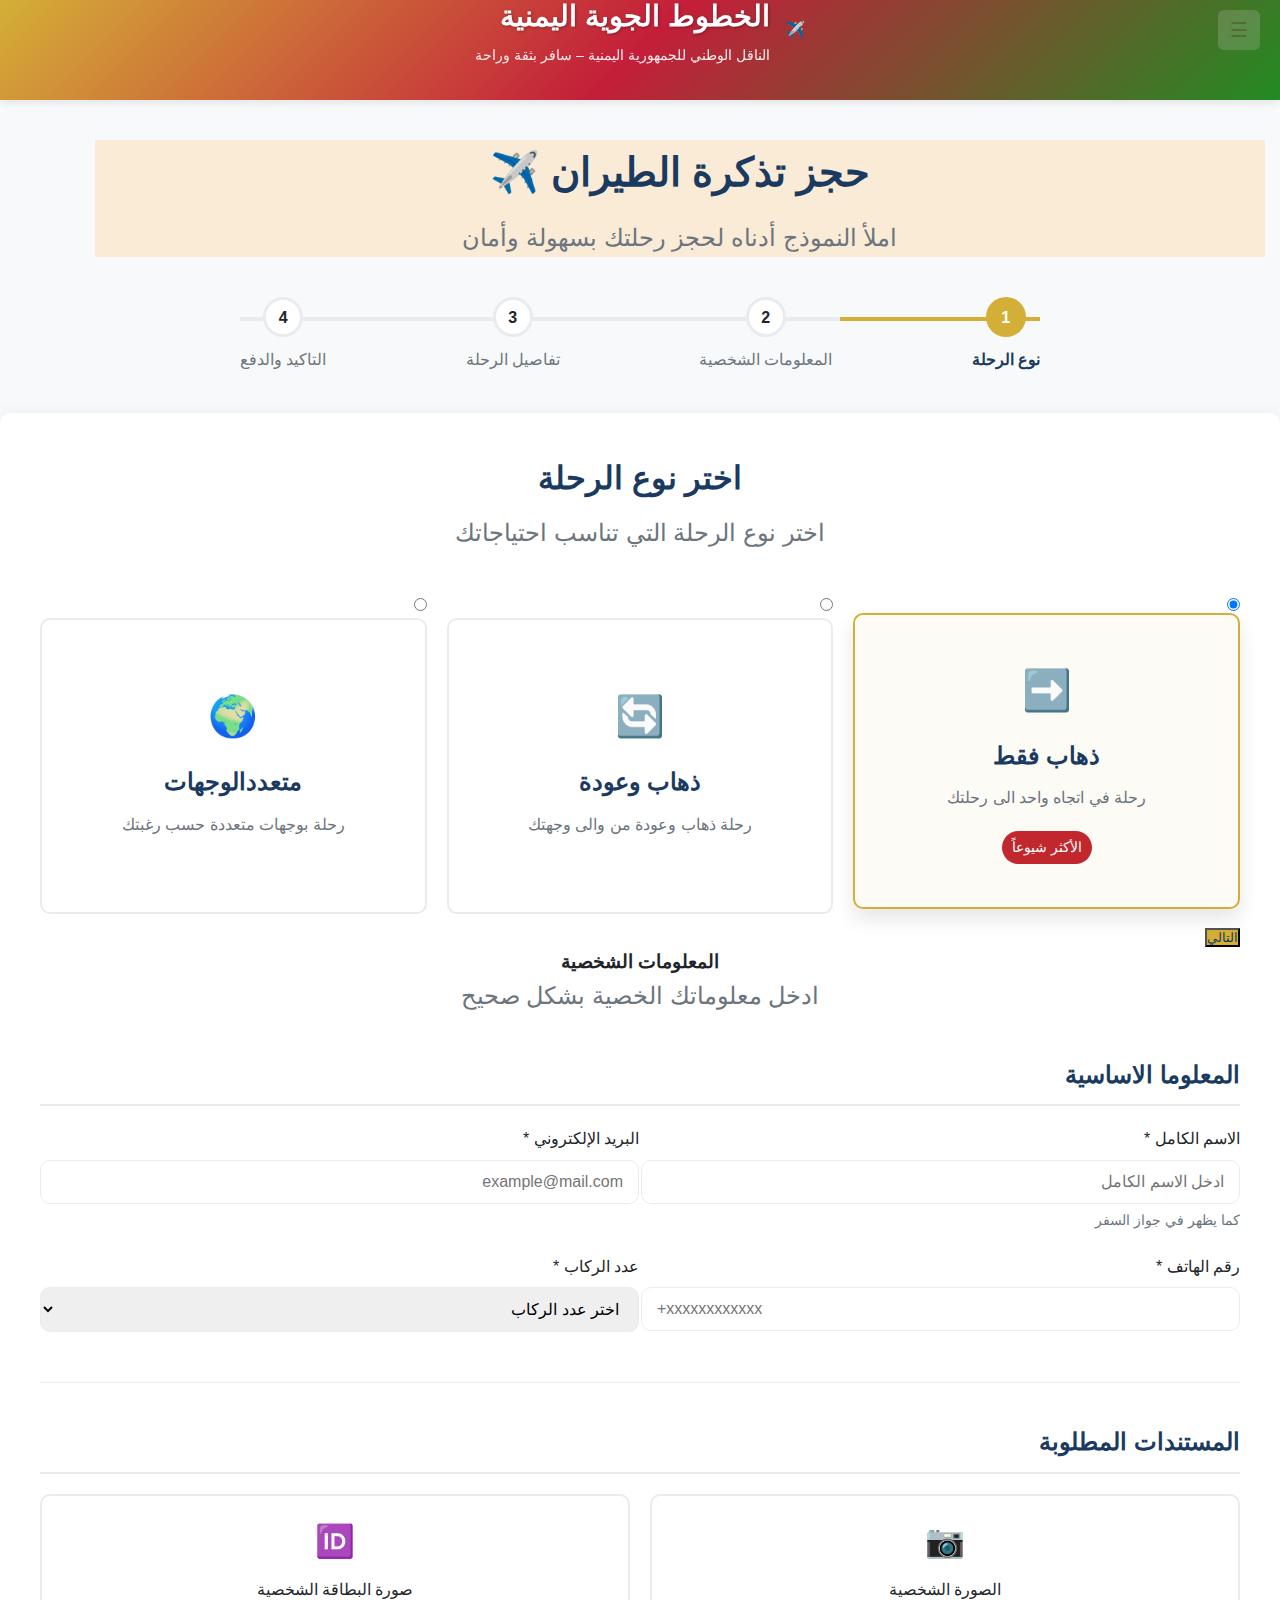
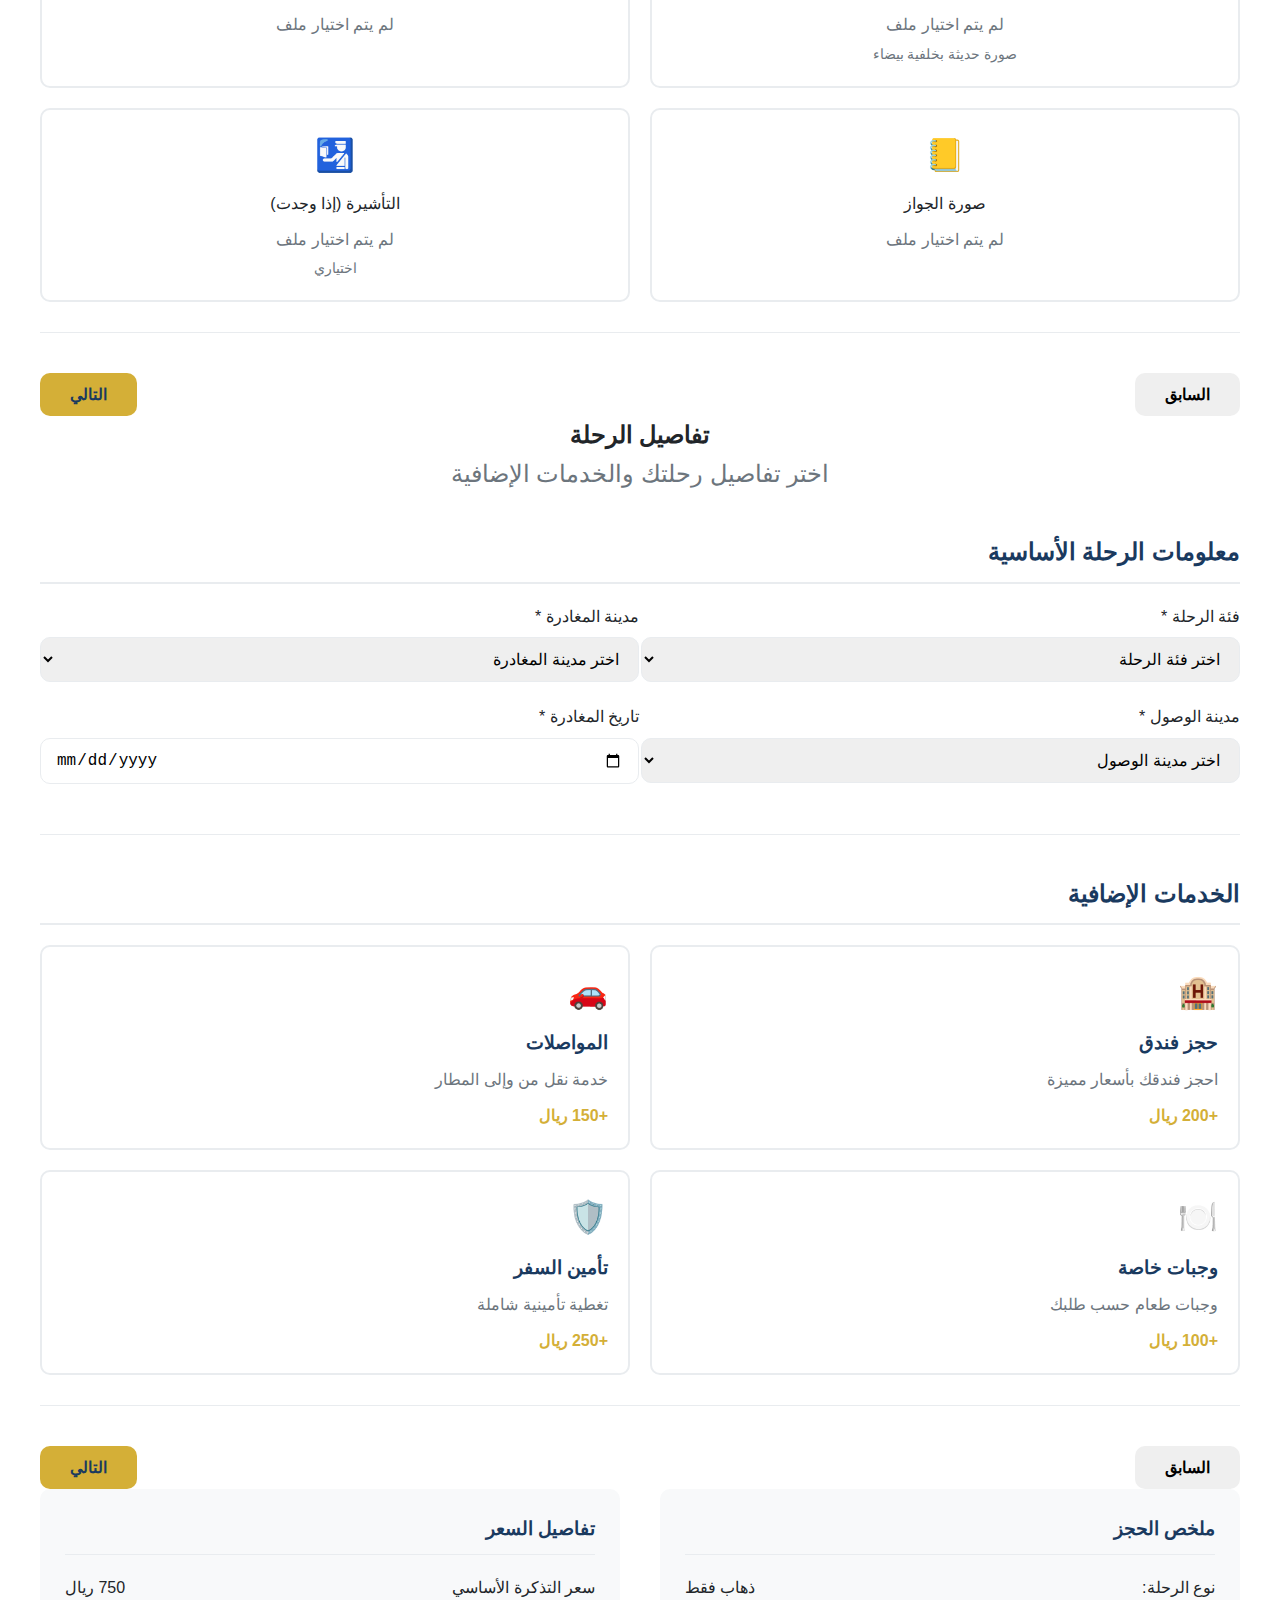
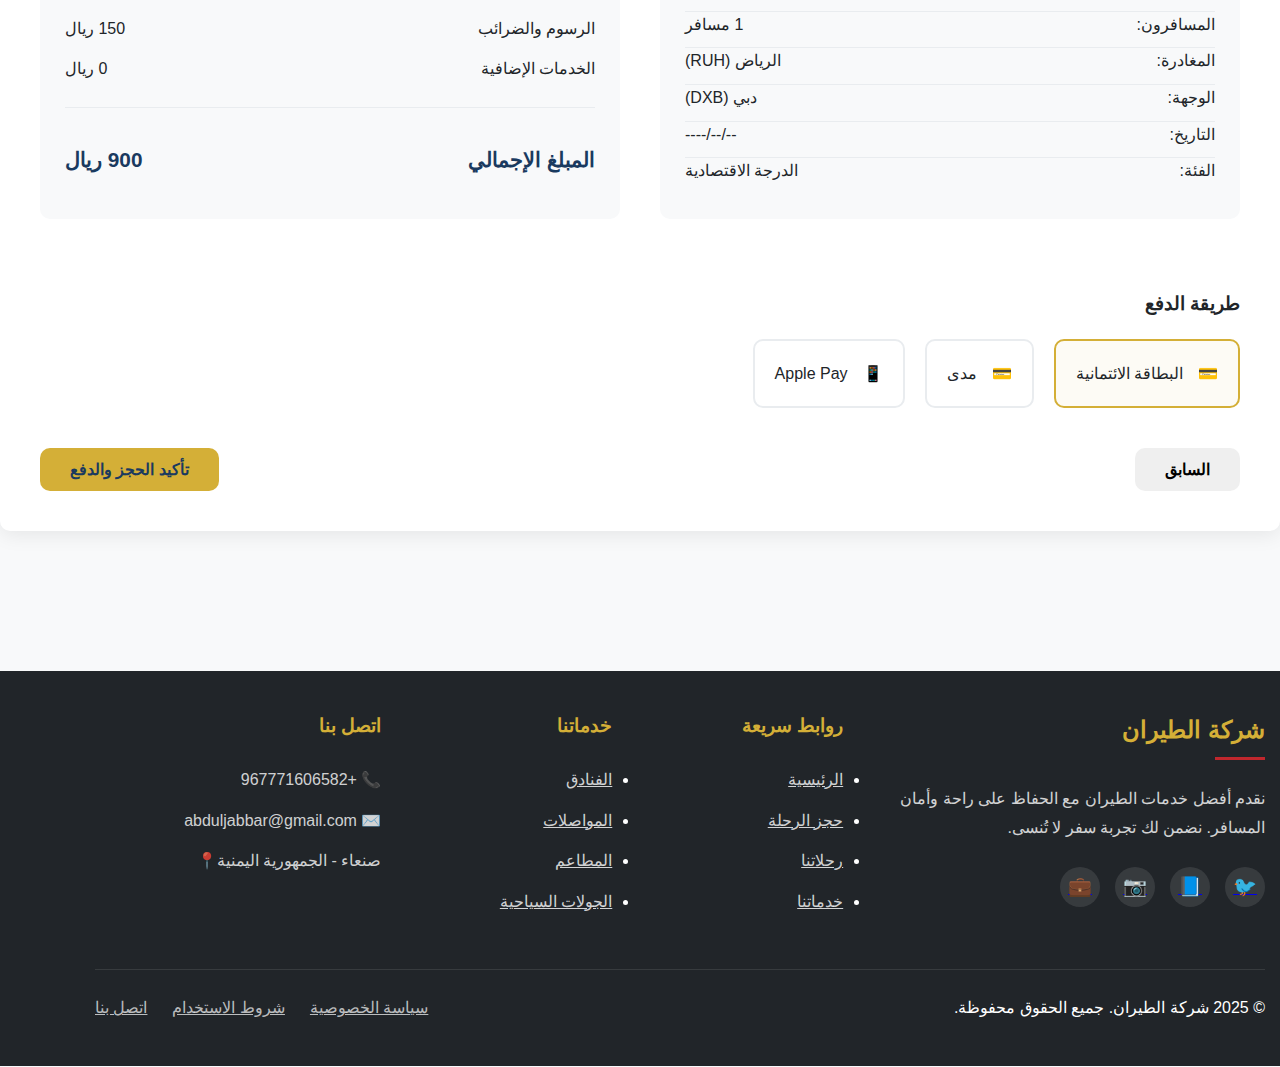
<file: booking.html>
<!DOCTYPE html>
<html lang="ar" dir="rtl">
<head>
        <meta charset="UTF-8">
        <meta name="viewport" content="width=device-width, initial-scale=1.0">
        <title>الخطوط الجوية اليمنية - سافر بثقة وراحة ✈️</title>
        <meta name="description" content="احجز رحلتك بسهولة مع شركة الطيران الأفضل في العالم.">
        <link rel="stylesheet" href="main.css">
        <link rel="stylesheet" href="booking.css">
</head>
<body>
    <header>
        <div class="head"> 
         <button class="menu"  aria-label="فتح القائمة " aria-controls="sidemenu" aria-expanded="false">☰</button>
            <div class="logo-center">
                <div class="logo">
                    <div class="logo icon">✈️</div>
                    <div class="logo-text">
                    <h1> الخطوط الجوية اليمنية</h1>
                    <p>الناقل الوطني للجمهورية اليمنية – سافر بثقة وراحة</p>
                    </div>
                </div>
            </div>
        <div class="header-balance"></div>
        </div>
    </header>  
    <!-- القائمة الجانبية -->
    <div class="side-menu" id="sideMenu" role="dialog" aria-hidden="true" aria-modal="true">
        <button class="close-btn" id="closeBtn" aria-label="إغلاق القائمة"></button>
        <ul>
            <li><a href="index.html" class="active"> الرئيسية</a></li>
            <li><a href="booking.html">حجز الرحلة</a></li>
            <li><a href="login.html">صفحة التسجيل</a></li>
            <li><a href="card.html">البطاقة</a></li>
            <li><a href="#contact"> تواصل معنا</a></li>
        </ul>
    </div>

    <main class="booking-container">
        <div class="container">
            <div class="booking-header">
                <h1 class="page-title">حجز تذكرة الطيران ✈️</h1>
                <p class="page-subtitle">املأ النموذج أدناه لحجز رحلتك بسهولة وأمان</p>
            </div>
        </div>
        <div class="progress-bar">
            <div class="progress-steps">
                <div class="step active" data-step="1">
                    <span class="step-number">1</span>
                    <span class="step-label">نوع الرحلة</span>
                </div>
                <div class="step" data-step="2">
                    <span class="step-number">2</span>
                    <span class="step-label">المعلومات الشخصية</span>
                </div>
                <div class="step" data-step="3">
                    <span class="step-number">3</span>
                    <span class="step-label">تفاصيل الرحلة</span>
                </div>
                <div class="step" data-step="4">
                    <span class="step-number">4</span>
                    <span class="step-label">التاكيد والدفع</span>
                </div>
                <div class="progress-bar-fill" id="progressFill"style="width: 25%;"></div>
            </div>
        </div>

        <form id="bookingForm" class="booking-form">
            <!-- الخطوة 1: نوع الرحلة -->
             <div class="form-step active" id="step1">
                <div class="step-header">
                    <h1>اختر نوع الرحلة</h1>
                    <p>اختر نوع الرحلة التي تناسب احتياجاتك</p>
                </div>
                <div class="trip-type">
                    <div class="trip-option">
                        <input type="radio" id="one-way" name="tripType" value="one-way" checked>
                        <label for="one-way" class="trip-card">
                            <div class="trip-icon">➡️</div>
                            <h3>ذهاب فقط</h3>
                            <p>رحلة في اتجاه واحد الى رحلتك</p>
                            <div class="trip-badge">الأكثر شيوعاً</div>
                        </label>
                    </div>

                    <div class="trip-option">
                        <input type="radio" id="round-trip" name="tripType" value="round-trip">
                        <label for="round-trip" class="trip-card">
                            <div class="trip-icon">🔄</div>
                            <h3>ذهاب وعودة</h3>
                            <p>رحلة ذهاب وعودة من والى وجهتك</p>
                        </label>
                    </div>
                    <div class="trip-option">
                        <input type="radio" id="multi-city" name="tripType" value="multi-city">
                        <label for="multi-city" class="trip-card">
                            <div class="trip-icon">🌍</div>
                            <h3>متعددالوجهات</h3>
                            <p>رحلة بوجهات متعددة حسب رغبتك</p>
                        </label>
                    </div>
                </div>
                <div class="step-actions">
                    <button type="button" class="primary-next-step" data-next="2">التالي</button>
                </div>
            </div>
            <!-- الخطوة 2: المعلومات الشخصية -->
             <div class="form-step" id="step2">
                <div class="step-header">
                    <h3>المعلومات الشخصية</h3>
                    <p>ادخل معلوماتك الخصية بشكل صحيح</p>
                </div>

                <div class="form-section">
                    <h3>المعلوما الاساسية</h3>
                    <div class="form-grid">
                        <div class="form-group">
                            <label for="fullName">الاسم الكامل *</label>
                            <input type="text" id="fullName" name="fullName" required placeholder="ادخل الاسم الكامل">
                            <span class="form-hint">كما يظهر في جواز السفر</span>
                        </div>
                        
                        <div class="form-group">
                            <label for="email">البريد الإلكتروني *</label>
                            <input type="email" id="email" name="email" placeholder="example@mail.com">
                        </div>

                        <div class="form-group">
                            <label for="phone">رقم الهاتف *</label>
                            <input type="tel" id="phone" name="phone" placeholder="+xxxxxxxxxxxx">
                        </div>
                        <div class="form-group">
                            <label for="passengers"> عدد الركاب *</label>
                            <select name="passengers" id="passengers" required>
                                <option value="">اختر عدد الركاب </option>
                                <option value="1">1 مسافر</option>
                                <option value="2">2 مسافرين</option>
                                <option value="3">3 مسافرين</option>
                                <option value="4">4 مسافرين</option>
                                <option value="5">5 مسافرين</option>
                                <option value="6">6 مسافرين او اكثر</option>
                            </select>
                        </div>
                    </div>
                </div>
                <div class="form-section">
                    <h3>المستندات المطلوبة</h3>
                    <div class="upload-grid">
                        <div class="upload-item" onclick="document.getElementById('personalPhoto').click()">
                            <div class="upload-icon">📷</div>
                            <label for="personalPhoto">الصورة الشخصية</label>
                        <input type="file" id="personalPhoto" name="personalPhoto" accept="image/*" class="file-input" onchange="updateFileName(this, 'personalPhotoName')">
                                <span class="file-name" id="personalPhotoName">لم يتم اختيار ملف</span>
                                <span class="form-hint">صورة حديثة بخلفية بيضاء</span>
                            </div>
                            
                            <div class="upload-item" onclick="document.getElementById('idCard').click()">
                                <div class="upload-icon">🆔</div>
                                <label for="idCard">صورة البطاقة الشخصية</label>
                                <input type="file" id="idCard" name="idCard" accept="image/*" class="file-input" onchange="updateFileName(this, 'idCardName')">
                                <span class="file-name" id="idCardName">لم يتم اختيار ملف</span>
                            </div>
                            
                            <div class="upload-item" onclick="document.getElementById('passport').click()">
                                <div class="upload-icon">📒</div>
                                <label for="passport">صورة الجواز</label>
                                <input type="file" id="passport" name="passport" accept="image/*" class="file-input" onchange="updateFileName(this, 'passportName')">
                                <span class="file-name" id="passportName">لم يتم اختيار ملف</span>
                            </div>
                            
                            <div class="upload-item" onclick="document.getElementById('visa').click()">
                                <div class="upload-icon">🛂</div>
                                <label for="visa">التأشيرة (إذا وجدت)</label>
                                <input type="file" id="visa" name="visa" accept="image/*" class="file-input" onchange="updateFileName(this, 'visaName')">
                                <span class="file-name" id="visaName">لم يتم اختيار ملف</span>
                                <span class="form-hint">اختياري</span>
                            </div>
                        </div>
                    </div>
                    
                    <div class="step-actions">
                        <button type="button" class="cta-button secondary prev-step" data-prev="1">السابق</button>
                        <button type="button" class="cta-button primary next-step" data-next="3">التالي</button>
                    </div>
                </div>

                <!-- الخطوة 3: تفاصيل الرحلة -->
                <div class="form-step" id="step3">
                    <div class="step-header">
                        <h2>تفاصيل الرحلة</h2>
                        <p>اختر تفاصيل رحلتك والخدمات الإضافية</p>
                    </div>
                    
                    <div class="form-section">
                        <h3>معلومات الرحلة الأساسية</h3>
                        <div class="form-grid">
                            <div class="form-group">
                                <label for="flightClass">فئة الرحلة *</label>
                                <select id="flightClass" name="flightClass" required>
                                    <option value="">اختر فئة الرحلة</option>
                                    <option value="economy">الدرجة الاقتصادية</option>
                                    <option value="premium-economy">الدرجة الاقتصادية المتميزة</option>
                                    <option value="business">درجة رجال الأعمال</option>
                                    <option value="first">الدرجة الأولى</option>
                                </select>
                            </div>
                            
                            <div class="form-group">
                                <label for="fromCity">مدينة المغادرة *</label>
                                <select id="fromCity" name="fromCity" required>
                                    <option value="">اختر مدينة المغادرة</option>
                                    <option value="RUH">صنعاء</option>
                                    <option value="JED">عدن</option>
                                    <option value="DMM">حضرموت</option>
                                    <option value="MED">مارب</option>
                                </select>
                            </div>

                            <div class="form-group">
                                <label for="toCity">مدينة الوصول *</label>
                                <select id="toCity" name="toCity" required>
                                    <option value="">اختر مدينة الوصول</option>
                                    <option value="DXB">دبي (DXB)</option>
                                    <option value="AUH">أبوظبي (AUH)</option>
                                    <option value="CAI">القاهرة (CAI)</option>
                                    <option value="LHR">لندن (LHR)</option>
                                    <option value="CDG">باريس (CDG)</option>
                                    <option value="JFK">نيويورك (JFK)</option>
                                    <option value="IST">إسطنبول (IST)</option>
                                    <option value="RUH">الرياض (RUH)</option>
                                    <option value="JED">جدة (JED)</option>
                                    <option value="DMM">الدمام (DMM)</option>
                                    <option value="MED">المدينة المنورة (MED)</option>
                                </select>
                            </div>

                            <div class="form-group">
                                <label for="departureDate">تاريخ المغادرة *</label>
                                <input type="date" id="departureDate" name="departureDate" required>
                            </div>
                        </div>
                    </div>
                    <div class="form-section">
                        <h3>الخدمات الإضافية</h3>
                        <div class="services-grid-checkbox">
                            <div class="service-option">
                                <input type="checkbox" id="hotel" name="hotel" value="hotel">
                                <label for="hotel" class="service-card-checkbox">
                                    <div class="service-icon">🏨</div>
                                    <h4>حجز فندق</h4>
                                    <p>احجز فندقك بأسعار مميزة</p>
                                    <span class="service-price">+200 ريال</span>
                                </label>
                            </div>
                            
                            <div class="service-option">
                                <input type="checkbox" id="transport" name="transport" value="transport">
                                <label for="transport" class="service-card-checkbox">
                                    <div class="service-icon">🚗</div>
                                    <h4>المواصلات</h4>
                                    <p>خدمة نقل من وإلى المطار</p>
                                    <span class="service-price">+150 ريال</span>
                                </label>
                            </div>
                            
                            <div class="service-option">
                                <input type="checkbox" id="meals" name="meals" value="meals">
                                <label for="meals" class="service-card-checkbox">
                                    <div class="service-icon">🍽️</div>
                                    <h4>وجبات خاصة</h4>
                                    <p>وجبات طعام حسب طلبك</p>
                                    <span class="service-price">+100 ريال</span>
                                </label>
                            </div>
                            
                            <div class="service-option">
                                <input type="checkbox" id="insurance" name="insurance" value="insurance">
                                <label for="insurance" class="service-card-checkbox">
                                    <div class="service-icon">🛡️</div>
                                    <h4>تأمين السفر</h4>
                                    <p>تغطية تأمينية شاملة</p>
                                    <span class="service-price">+250 ريال</span>
                                </label>
                            </div>
                        </div>
                    </div>
                    
                    <div class="step-actions">
                        <button type="button" class="cta-button secondary prev-step" data-prev="2">السابق</button>
                        <button type="button" class="cta-button primary next-step" data-next="4">التالي</button>
                    </div>
                </div>
                
                    <div class="confirmation-section">
                        <div class="confirmation-summary">
                            <h3>ملخص الحجز</h3>
                            <div class="summary-details" id="bookingSummary">
                                <div class="summary-item">
                                    <span class="summary-label">نوع الرحلة:</span>
                                    <span class="summary-value" id="summaryTripType">ذهاب فقط</span>
                                </div>
                                <div class="summary-item">
                                    <span class="summary-label">المسافرون:</span>
                                    <span class="summary-value" id="summaryPassengers">1 مسافر</span>
                                </div>
                                <div class="summary-item">
                                    <span class="summary-label">المغادرة:</span>
                                    <span class="summary-value" id="summaryFrom">الرياض (RUH)</span>
                                </div>
                                <div class="summary-item">
                                    <span class="summary-label">الوجهة:</span>
                                    <span class="summary-value" id="summaryTo">دبي (DXB)</span>
                                </div>
                                <div class="summary-item">
                                    <span class="summary-label">التاريخ:</span>
                                    <span class="summary-value" id="summaryDate">--/--/----</span>
                                </div>
                                <div class="summary-item">
                                    <span class="summary-label">الفئة:</span>
                                    <span class="summary-value" id="summaryClass">الدرجة الاقتصادية</span>
                                </div>
                            </div>
                        </div>
                        
                        <div class="price-summary">
                            <h3>تفاصيل السعر</h3>
                            <div class="price-breakdown">
                                <div class="price-item">
                                    <span>سعر التذكرة الأساسي</span>
                                    <span id="basePrice">750 ريال</span>
                                </div>
                                <div class="price-item">
                                    <span>الرسوم والضرائب</span>
                                    <span id="taxesPrice">150 ريال</span>
                                </div>
                                <div class="price-item">
                                    <span>الخدمات الإضافية</span>
                                    <span id="servicesPrice">0 ريال</span>
                                </div>
                                <div class="price-divider"></div>
                                <div class="price-total">
                                    <span>المبلغ الإجمالي</span>
                                    <span id="totalPrice">900 ريال</span>
                                </div>
                            </div>
                        </div>
                        
                        <div class="payment-section">
                            <h3>طريقة الدفع</h3>
                            <div class="payment-methods">
                                <div class="payment-option">
                                    <input type="radio" id="creditCard" name="paymentMethod" value="creditCard" checked>
                                    <label for="creditCard" class="payment-card">
                                        <div class="payment-icon">💳</div>
                                        <span>البطاقة الائتمانية</span>
                                    </label>
                                </div>
                                
                                <div class="payment-option">
                                    <input type="radio" id="mada" name="paymentMethod" value="mada">
                                    <label for="mada" class="payment-card">
                                        <div class="payment-icon">💳</div>
                                        <span>مدى</span>
                                    </label>
                                </div>
                                
                                <div class="payment-option">
                                    <input type="radio" id="applePay" name="paymentMethod" value="applePay">
                                    <label for="applePay" class="payment-card">
                                        <div class="payment-icon">📱</div>
                                        <span>Apple Pay</span>
                                    </label>
                                </div>
                            </div>
                        </div>
                    </div>
                    
                    <div class="step-actions">
                        <button type="button" class="cta-button secondary prev-step" data-prev="3">السابق</button>
                        <button type="button" class="cta-button primary" id="confirmBooking">تأكيد الحجز والدفع</button>
                    </div>
                </div>
            </form>
        </div>
    </main>

    <footer class="footer">
        <div class="container">
            <div class="footer-content">
                <div class="footer-section">
                    <h3>شركة الطيران</h3>
                    <p>نقدم أفضل خدمات الطيران مع الحفاظ على راحة وأمان المسافر. نضمن لك تجربة سفر لا تُنسى.</p>
                    <div class="social-links">
                        <a href="#" aria-label="تويتر">🐦</a>
                        <a href="#" aria-label="فيسبوك">📘</a>
                        <a href="#" aria-label="إنستغرام">📷</a>
                        <a href="#" aria-label="لينكدإن">💼</a>
                    </div>
                </div>
                <div class="footer-section">
                    <h4>روابط سريعة</h4>
                    <ul>
                        <li><a href="index.html">الرئيسية</a></li>
                        <li><a href="booking.html">حجز الرحلة</a></li>
                        <li><a href="flight.html">رحلاتنا</a></li>
                        <li><a href="service.html">خدماتنا</a></li>
                    </ul>
                </div>
                <div class="footer-section">
                    <h4>خدماتنا</h4>
                    <ul>
                        <li><a href="service.html">الفنادق</a></li>
                        <li><a href="service.html">المواصلات</a></li>
                        <li><a href="service.html">المطاعم</a></li>
                        <li><a href="service.html">الجولات السياحية</a></li>
                    </ul>
                </div>
                <div class="footer-section">
                    <h4>اتصل بنا</h4>
                    <ul class="contact-info">
                        <li>📞 +967771606582</li>
                        <li>✉️ abduljabbar@gmail.com</li>
                        <li>صنعاء - الجمهورية اليمنية📍</li>
                    </ul>
                </div>
            </div>
            <div class="footer-bottom">
                <p>&copy; 2025 شركة الطيران. جميع الحقوق محفوظة.</p>
                <div class="footer-links">
                    <a href="#">سياسة الخصوصية</a>
                    <a href="#">شروط الاستخدام</a>
                    <a href="#">اتصل بنا</a>
                </div>
            </div>
        </div>
    </footer>
    <script src="main.js"></script>
</body>
</html>
</file>
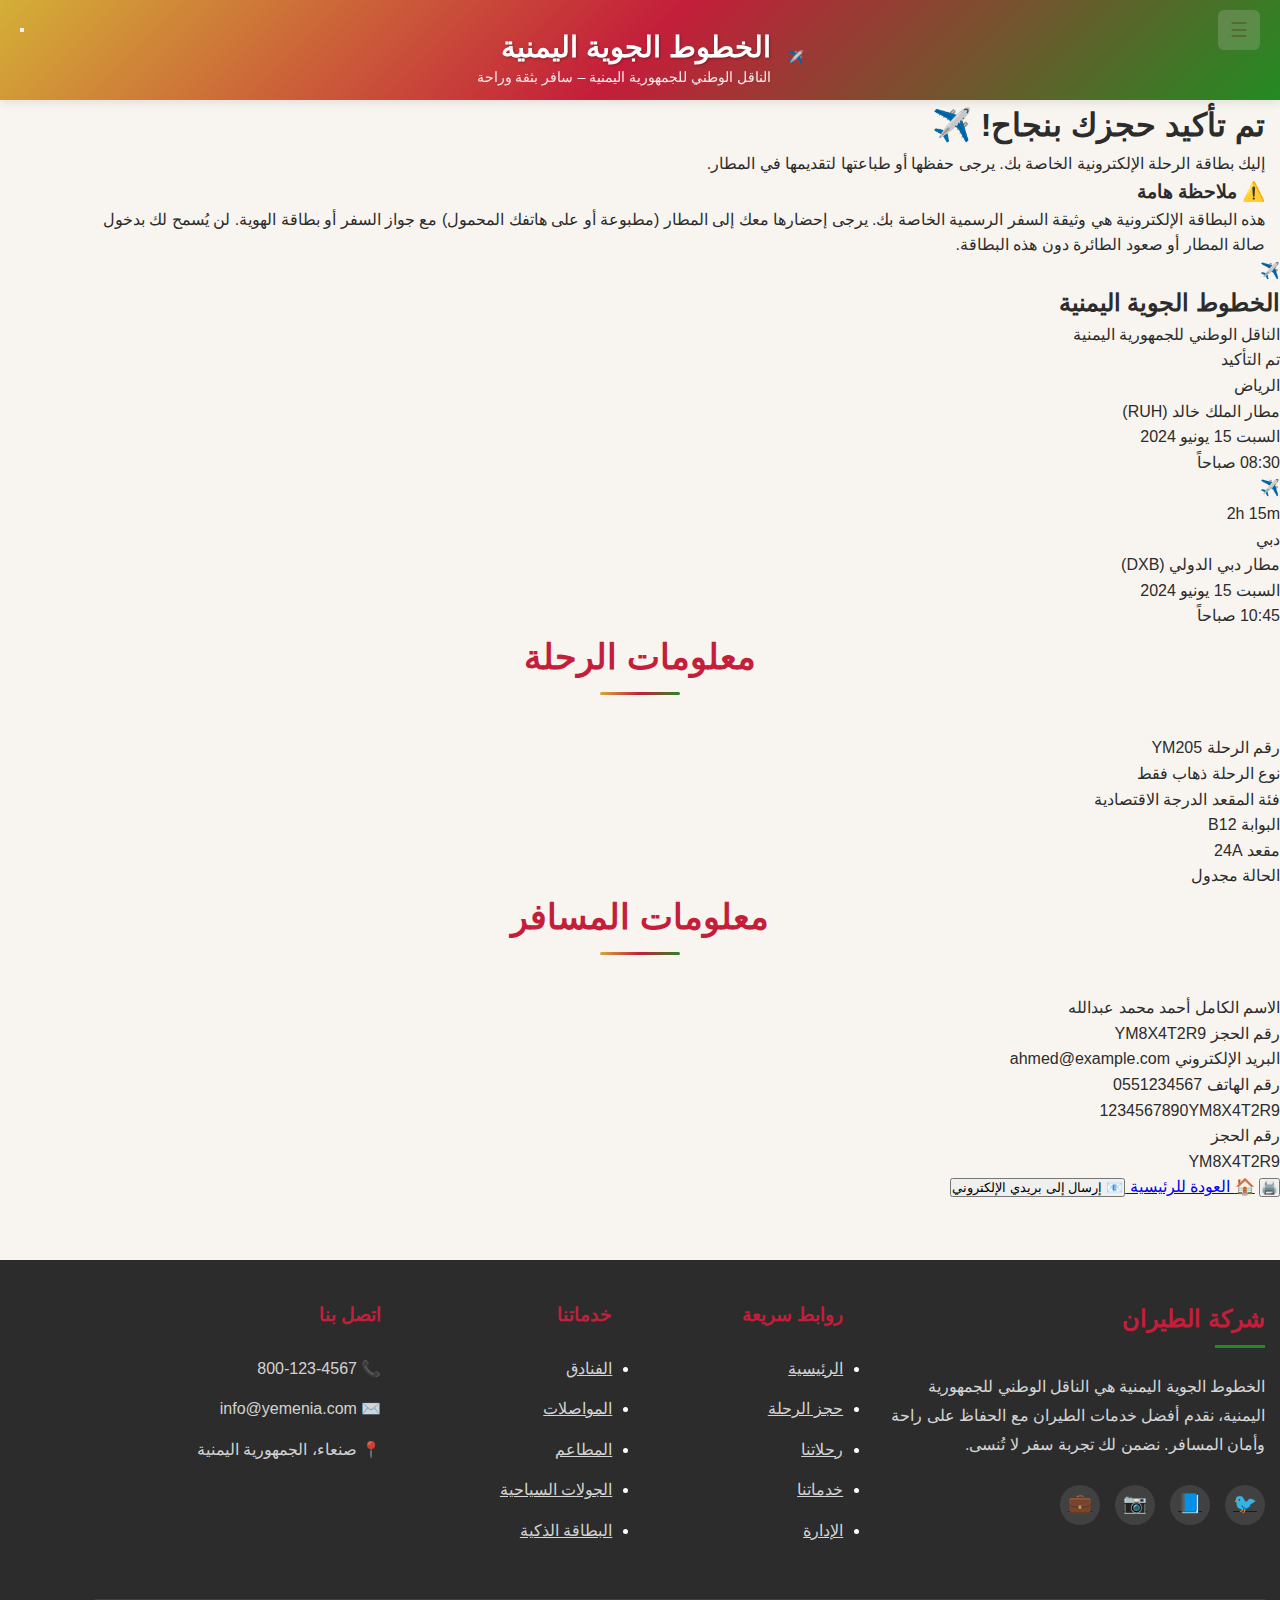
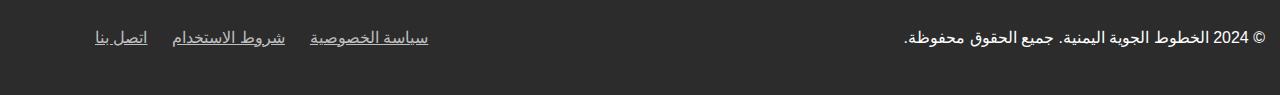
<file: card.html>
<!DOCTYPE html>
<html lang="ar" dir="rtl">
<head>
        <meta charset="UTF-8">
        <meta name="viewport" content="width=device-width, initial-scale=1.0">
        <title>الخطوط الجوية اليمنية - سافر بثقة وراحة ✈️</title>
        <meta name="description" content="احجز رحلتك بسهولة مع شركة الطيران الأفضل في العالم.">
        <link rel="stylesheet" href="main.css">
        <link rel="stylesheet" href="index.css">
</head>
<body>
    <header>
        <div class="head"> 
         <button class="menu"  aria-label="فتح القائمة " aria-controls="sidemenu" aria-expanded="false">☰<button>
            <div class="logo-center">
                <div class="logo">
                    <div class="logo icon">✈️</div>
                    <div class="logo-text">
                    <h1> الخطوط الجوية اليمنية</h1>
                    <p>الناقل الوطني للجمهورية اليمنية – سافر بثقة وراحة</p>
                    </div>
                </div>
            </div>
        <div class="header-balance"></div>
    </header>  
    <!-- القائمة الجانبية -->
    <div class="side-menu" id="sideMenu" role="dialog" aria-hidden="true" aria-modal="true">
        <button class="close-btn" id="closeBtn" aria-label="إغلاق القائمة"></button>
        <ul>
            <li><a href="index.html" class="active"> الرئيسية</a></li>
            <li><a href="booking.html">حجز الرحلة</a></li>
            <li><a href="login.html">صفحة التسجيل</a></li>
            <li><a href="card.html">البطاقة</a></li>
            <li><a href="#contact"> تواصل معنا</a></li>
        </ul>
    </div>

    <!-- المحتوى الرئيسي -->
    <main class="confirmation-container">
        <div class="container">
            <div class="confirmation-header">
                <h1 class="page-title">تم تأكيد حجزك بنجاح! ✈️</h1>
                <p class="page-subtitle">إليك بطاقة الرحلة الإلكترونية الخاصة بك. يرجى حفظها أو طباعتها لتقديمها في المطار.</p>
            </div>
            
            <!-- إشعار مهم -->
            <div class="important-notice">
                <h3 class="notice-title">⚠️ ملاحظة هامة</h3>
                <p class="notice-text">
                    هذه البطاقة الإلكترونية هي وثيقة السفر الرسمية الخاصة بك. يرجى إحضارها معك إلى المطار (مطبوعة أو على هاتفك المحمول) 
                    مع جواز السفر أو بطاقة الهوية. لن يُسمح لك بدخول صالة المطار أو صعود الطائرة دون هذه البطاقة.
                </p>
            </div>
        </div>
        
            <!-- البطاقة الإلكترونية -->
            <div class="ticket-card">
                <div class="ticket-header">
                    <div class="airline-info">
                        <div class="airline-logo">✈️</div>
                        <div class="airline-name">
                            <h2>الخطوط الجوية اليمنية</h2>
                            <p>الناقل الوطني للجمهورية اليمنية</p>
                        </div>
                    </div>
                    <div class="ticket-status">تم التأكيد</div>
                </div>
                
                <div class="ticket-body">
                    <!-- تفاصيل الرحلة -->
                    <div class="flight-details">
                        <div class="departure">
                            <div class="city" id="departureCity">الرياض</div>
                            <div class="airport" id="departureAirport">مطار الملك خالد (RUH)</div>
                            <div class="date" id="departureDate">السبت 15 يونيو 2024</div>
                            <div class="time" id="departureTime">08:30 صباحاً</div>
                        </div>
                        
                        <div class="flight-path">
                            <div class="flight-icon">✈️</div>
                            <div class="flight-duration" id="flightDuration">2h 15m</div>
                        </div>
                        
                        <div class="arrival">
                            <div class="city" id="arrivalCity">دبي</div>
                            <div class="airport" id="arrivalAirport">مطار دبي الدولي (DXB)</div>
                            <div class="date" id="arrivalDate">السبت 15 يونيو 2024</div>
                            <div class="time" id="arrivalTime">10:45 صباحاً</div>
                        </div>
                    </div>
               
                    <!-- معلومات الرحلة والمسافر -->
                    <div class="passenger-details">
                        <div class="detail-section">
                            <h3 class="section-title">معلومات الرحلة</h3>
                            <div class="detail-grid">
                                <div class="detail-item">
                                    <span class="detail-label">رقم الرحلة</span>
                                    <span class="detail-value" id="flightNumber">YM205</span>
                                </div>
                                <div class="detail-item">
                                    <span class="detail-label">نوع الرحلة</span>
                                    <span class="detail-value" id="tripType">ذهاب فقط</span>
                                </div>
                                <div class="detail-item">
                                    <span class="detail-label">فئة المقعد</span>
                                    <span class="detail-value" id="seatClass">الدرجة الاقتصادية</span>
                                </div>
                                <div class="detail-item">
                                    <span class="detail-label">البوابة</span>
                                    <span class="detail-value" id="gate">B12</span>
                                </div>
                                <div class="detail-item">
                                    <span class="detail-label">مقعد</span>
                                    <span class="detail-value" id="seatNumber">24A</span>
                                </div>
                                <div class="detail-item">
                                    <span class="detail-label">الحالة</span>
                                    <span class="detail-value" id="flightStatus">مجدول</span>
                                </div>
                            </div>
                        </div>
                        
                        <div class="detail-section">
                            <h3 class="section-title">معلومات المسافر</h3>
                            <div class="detail-grid">
                                <div class="detail-item">
                                    <span class="detail-label">الاسم الكامل</span>
                                    <span class="detail-value" id="passengerName">أحمد محمد عبدالله</span>
                                </div>
                                <div class="detail-item">
                                    <span class="detail-label">رقم الحجز</span>
                                    <span class="detail-value" id="bookingRef">YM8X4T2R9</span>
                                </div>
                                <div class="detail-item">
                                    <span class="detail-label">البريد الإلكتروني</span>
                                    <span class="detail-value" id="passengerEmail">ahmed@example.com</span>
                                </div>
                                <div class="detail-item">
                                    <span class="detail-label">رقم الهاتف</span>
                                    <span class="detail-value" id="passengerPhone">0551234567</span>
                                </div>
                            </div>
                        </div>
                    </div>
                </div>
                
                <div class="ticket-footer">
                    <div class="barcode">1234567890YM8X4T2R9</div>
                    <div class="booking-reference">
                        <div class="reference-label">رقم الحجز</div>
                        <div class="reference-value" id="bookingReference">YM8X4T2R9</div>
                    </div>
                </div>
            </div>
            
            <!-- أزرار الإجراءات -->
            <div class="actions">
                <button class="btn btn-primary" onclick="window.print()">
                    <span>🖨️</span>
           
                </button>
                <a href="index.html" class="btn btn-secondary">
                    <span>🏠</span>
                    العودة للرئيسية
                </a>
                <button class="btn btn-secondary" id="sendEmailBtn">
                    <span>📧</span>
                    إرسال إلى بريدي الإلكتروني
                </button>
            </div>
        </div>
    </main>


    <footer>
        <div class="container">
            <div class="footer-content">
                <div class="footer-section">
                    <h3>شركة الطيران</h3>
                    <p>الخطوط الجوية اليمنية هي الناقل الوطني للجمهورية اليمنية، نقدم أفضل خدمات الطيران مع الحفاظ على راحة وأمان المسافر. نضمن لك تجربة سفر لا تُنسى.</p>
                    <div class="social-links">
                        <a href="#" aria-label="تويتر">🐦</a>
                        <a href="#" aria-label="فيسبوك">📘</a>
                        <a href="#" aria-label="إنستغرام">📷</a>
                        <a href="#" aria-label="لينكدإن">💼</a>
                    </div>
                </div>
                
                <div class="footer-section">
                    <h4>روابط سريعة</h4>
                    <ul>
                        <li><a href="index.html">الرئيسية</a></li>
                        <li><a href="booking.html">حجز الرحلة</a></li>
                        <li><a href="flights.html">رحلاتنا</a></li>
                        <li><a href="services.html">خدماتنا</a></li>
                        <li><a href="admin.html">الإدارة</a></li>
                    </ul>
                </div>
                
                <div class="footer-section">
                    <h4>خدماتنا</h4>
                    <ul>
                        <li><a href="services.html">الفنادق</a></li>
                        <li><a href="services.html">المواصلات</a></li>
                        <li><a href="services.html">المطاعم</a></li>
                        <li><a href="services.html">الجولات السياحية</a></li>
                        <li><a href="services.html">البطاقة الذكية</a></li>
                    </ul>
                </div>
                
                <div class="footer-section">
                    <h4>اتصل بنا</h4>
                    <ul class="contact-info">
                        <li>📞 800-123-4567</li>
                        <li>✉️ info@yemenia.com</li>
                        <li>📍 صنعاء، الجمهورية اليمنية</li>
                    </ul>
                </div>
            </div>
            
            <div class="footer-bottom">
                <p>&copy; 2024 الخطوط الجوية اليمنية. جميع الحقوق محفوظة.</p>
                <div class="footer-links">
                    <a href="#">سياسة الخصوصية</a>
                    <a href="#">شروط الاستخدام</a>
                    <a href="#">اتصل بنا</a>
                </div>
            </div>
        </div>
    </footer> 
    <script src="main.js"></script>
    </body>
</html>
</file>
<file: main.css>
*{
  margin: 0;
  padding: 0;
  box-sizing: border-box;
}
:root {
    --primary: #1a3a5f;
    --primary-light: #2a4a6f;
    --secondary: #d4af37;
    --accent: #c1272d;
    --light: #f8f9fa;
    --dark: #212529;
    --gray: #6c757d;
    --light-gray: #e9ecef;
    --success: #28a745;
    --border-radius: 10px;
    --shadow: 0 4px 20px rgba(0, 0, 0, 0.08);
    --transition: all 0.3s ease;
  --gradient: linear-gradient(135deg, #d4af37 0%, #c41e3a 50%, #228b22 100%);
  --gradient-light: linear-gradient(135deg, #f8f5f0 0%, #e8e1d1 100%);
}
body{
    font-family: 'Segoe UI', Tahoma, Geneva, Verdana, sans-serif;
    line-height: 1.6;
    color: var(--dark);
    background-color: var(--light);
    direction: rtl;
}
.container{
    max-width: 1200px;
    max-width: 0 auto;
    padding: 0 15px;
}
header{
    background: var(--gradient);
    color: white;
    padding: 10px 0;
    box-shadow: 0 2px 10px rgba(0, 0, 0, 0.1);
    position: sticky;
    top: 0;
    z-index: 1000;
    height: 100px;
}
.head{
   text-align: center;
    display: flex;
    justify-content: space-between;
    align-items: center;
    padding: 0 20px;
    position: relative;
}
.menu{
    background: rgba(221, 217, 213, 0.2);
    border: none;
    color: darkolivegreen;
    font-size: 20px;
    cursor: pointer;
    padding: 8px 12px;
    border-radius: 6px;
    transition: all 0.3s;
    flex-shrink: 0;
}
.menu:hover{
    background: rgba(255, 255, 255, 0.3);
    transform: scale(1.05);
}
.logo-center{
    position: absolute;
    left: 50%;
    transform: translateX(-50%);
    text-align: center;
}
.logo{
    display: flex;
    align-items: center;
    gap: 15px;
    justify-content: center;
}
.logo-icon{
    font-size: 2.5rem;
    filter: brightness(0), invert(1);
}
.logo-text{
    color: white;
    text-align: right;
}
.logo-text h1{
    font-size: 1.8rem;
    margin-bottom: 5px;
    text-shadow: 1px 1px 3px rgba(0, 0, 0, 0.3);
}
.logo-text p{
    font-size: 0.9rem;
    opacity: 0.9;
    margin: 0;
}
.header-balance{
    width: 40;
    flex-shrink: 0;
}
.side-menu{
    position: fixed;
    top: 0;
    right: -300px;
    width: 160px;
    height: 70%;
    background: white;
    box-shadow: -2px 0 15px rgba(0, 0, 0, 0.1);
    transition: right 0.3s ease;
    z-index: 1001;
    padding: 15px;
    overflow: auto;
}
.side-menu.active{
    right: 0;
}
.close-btn{
    position: absolute;
    top: 15px;
    left: 15px;
    background: none;
    border: none;
    font-size: 20px;
    cursor: pointer;
    color: var(--dark);
    transition: transform 0.3s;
}
.close-btn:hover{
    transform: rotate(90deg);
}
.close-btn::before{
    content: 'x';
}
.side-menu ul{
    list-style: none;
    margin-top: 50px;
}
.side-menu li{
    margin-bottom: 15px;
}
.side-menu a{
    text-decoration: none;
    color: var(--light);
    font-size: 1.3rem;
    display: block;
    background-color: #407a91;
    padding: 2px 5px;
    border-radius: 6px;
    transition: all 0.3s;
    border-right: 3px solid transparent;
}
.side-menu a:hover,
 .side-menu a.active{
    background: rgba(16, 14, 170, 0.1);
    color: var(--secondary);
    border-right: 3px solid var(--secondary);
}

footer {
    background: var(--dark);
    color: white;
    padding: 40px 0 20px;
    margin-top: 60px;
}

.footer-content {
    display: grid;
    grid-template-columns: 2fr 1fr 1fr 1.5fr;
    gap: 40px;
    margin-bottom: 40px;
}

.footer-section h3 {
    font-size: 1.5rem;
    margin-bottom: 25px;
    color: var(--secondary);
    position: relative;
    padding-bottom: 10px;
}

.footer-section h3::after {
    content: '';
    position: absolute;
    bottom: 0;
    right: 0;
    width: 50px;
    height: 3px;
    background: var(--accent);
}

.footer-section p {
    line-height: 1.8;
    margin-bottom: 25px;
    opacity: 0.8;
}

.social-links {
    display: flex;
    gap: 15px;
}

.social-links a {
    display: flex;
    align-items: center;
    justify-content: center;
    width: 40px;
    height: 40px;
    background: rgba(255, 255, 255, 0.1);
    border-radius: 50%;
    transition: var(--transition);
    font-size: 1.2rem;
}

.social-links a:hover {
    background: var(--secondary);
    color: var(--primary);
    transform: translateY(-3px);
}

.footer-section h4 {
    font-size: 1.2rem;
    margin-bottom: 25px;
    color: var(--secondary);
}

.footer-section ul li {
    margin-bottom: 15px;
}

.footer-section ul li a {
    color: rgba(255, 255, 255, 0.8);
    transition: var(--transition);
    display: flex;
    align-items: center;
    gap: 10px;
}

.footer-section ul li a:hover {
    color: white;
    padding-right: 5px;
}

.contact-info li {
    display: flex;
    align-items: center;
    gap: 15px;
    margin-bottom: 20px;
    color: rgba(255, 255, 255, 0.8);
}

.footer-bottom {
    border-top: 1px solid rgba(255, 255, 255, 0.1);
    padding: 25px 0;
    display: flex;
    justify-content: space-between;
    align-items: center;
}

.footer-links {
    display: flex;
    gap: 25px;
}

.footer-links a {
    color: rgba(255, 255, 255, 0.7);
    transition: var(--transition);
}

.footer-links a:hover {
    color: white;
}
@keyframes countUp{
    from{
        transform: translateY(20px);
        opacity: 0;
    }
    to{
        transform: translateY(0);
        opacity: 1;
    }
}
.stat-number{
    animation: countUp 1s ease-out;
}
@media(max-widht: 768px){
    .head{
        padding: 0 15px;
    }
    .logo{
        flex-direction: column;
        gap: 8px;
    }
    .logo-icon{
        font-size: 2rem;
    }
    .logo-text h1{
        font-size: 1.4rem;
    }
    .logo-text p{
        font-size: 0.8rem;
    }
    .menu{
        font-size: 20px;
        padding: 6px 10px;
    }
    .hero-content h2{
        font-size: 2.2rem;
    }
    .hero-content p{
        font-size: 1.1rem;
    }
    .section-title{
        font-size: 1.8rem;
    }
    .footer-botton{
        flex-direction: column;
        text-align: center;
        gap: 15px
    }
    .footer-links{
     justify-content: center;
    }
    .cta-buttons{
        flex-direction: column;
        align-items: center;
    }
    .cta-button{
        width: 100%;
        max-width: 250px;
        text-align: center;
    }
}
@media(max-width: 480px){
    .head{
        flex-direction: column;
        gap: 15px;
        text-align: center;
    }
    .logo-icon{
        font-size: 1.8rem;
    }
    .logo-text h1{
        font-size: 1.5rem;
    }
    .menu{
        font-size: 18px;
        padding: 5px 8px;
    }
    .header-balance{
        width: 35px;
    }
    .hero-content h2{
        font-size: 1.8rem;
    }
    .section-title{
        font-size: 1.6rem;
    }
    .services-grid,
    .specs-grid,
    .stats-grid{
        grid-template-columns: 1fr;
    }
}
@media(max-width: 992px){
    .trip-type,
    .form-grid,
    .upload-grid,
    .services-grid-checkbox,
    .confirmation-section{
        grid-template-columns: 1fr;
    }
    .footer-content{
        grid-template-columns: 1fr 1fr;
    }
}
@media(max-width: 768px){
    .progress-steps{
        flex-direction: column;
        gap: 20px;
        align-items: flex-start;
    }
    /* .progress-steps::before{
        display: none;
    } */
     .step{
        flex-direction: row;
        gap: 15px;
     }
     .stat-number{
        margin-bottom: 0;
     }
     .booking-form{
        padding: 25px;
     }
}
@media(max-width: 576){
    .page-title{
        font-style: 2rem;
    }
    .ste-actions{
        flex-direction: column;
        gap: 15px;
    }
    .cta-button{width: 100%;}
    .payment-methods{
        flex-direction: column;
    }
}
@media (max-width: 480px) {
    .container {
        padding: 0 1rem;
    }
    
    .login-card {
        padding: 1.5rem;
    }
}
@media (max-width: 768px) {
    .login-card {
        padding: 2rem;
        margin: 1rem;
    }
}
</file>
<file: booking.css>
:root {
    --primary: #1a3a5f;
    --primary-light: #2a4a6f;
    --secondary: #d4af37;
    --accent: #c1272d;
    --light: #f8f9fa;
    --dark: #212529;
    --gray: #6c757d;
    --light-gray: #e9ecef;
    --success: #28a745;
    --border-radius: 10px;
    --shadow: 0 4px 20px rgba(0, 0, 0, 0.08);
    --transition: all 0.3s ease;
}
.booking-container{
    padding: 40px 0;
    min-height: calc(100vh - 200px);
}
.booking-header{
    text-align: center;
    margin-bottom: 40px;
    background-color: antiquewhite;
}
.page-title{
    font-size: 2.5rem;
    color: var(--primary);
    margin-bottom: 15px;
    font-weight: 700;
}
.page-subtitle{
    font-size: 1.5rem;
    color: var(--gray);
    max-width: 600px;
    margin: 0 auto;
}
/*الشريط*/
.progress-bar{
    margin-bottom: 40px;
}
.progress-steps{
    display: flex;
    justify-content: space-between;
    position: relative;
    max-width: 800px;
    margin: 0 auto;
}
.progress-steps::before{
    content: "";
    position: absolute;
    top: 20px;
    right: 0;
    left: 0;
    height: 4px;
    background: var(--light-gray);
    z-index: 1;
}
.progress-bar-fill{
    position: absolute;
    top: 20px;
    right: 0;
    height: 4px;
    background: var(--secondary);
    z-index: 2;
    transition: var(--transition);
}
.step{
    display: flex;
    flex-direction: column;
    align-items: center;
    position: relative;
    z-index: 3;
    cursor: pointer;
}
.step-number{
    width: 40px;
    height: 40px;
    border-radius: 50%;
    background: white;
    border: 3px solid var(--light-gray);
    display: flex;
    align-items: center;
    justify-content: center;
    font-weight: bold;
    margin-bottom: 10px;
    transition: var(--transition);
}
.step.active .step-number{
    background: var(--secondary);
    border: var(--secondary);
    color: white;
}
.step.completed .step-number{
    background: var(--success);
    border-color: var(--success);
    color: white;
}
.step-label{
    font-weight: 500;
    color: var(--gray);
    transition: var(--transition);
}
.step.active .step-label{
    color: var(--primary);
    font-weight: 600;
}
.booking-form{
    background: white;
    border-radius: var(--border-radius);
    box-shadow: var(--shadow);
    padding: 40px;
    margin-bottom: 40px;
}
/* .form-step{
    display: none;
} */
.form-step.active{
    display: block;
    animation: fadeln 0.5s ease;
}
@keyframes fadeln {
    from{
        opacity: 0;
        transform: translateY(20px);
    }
    to{
        opacity: 1;
        transform: translateY(0);
    }
}
.step-header{
    text-align: center;
    margin-bottom: 40px;
}
.step-header h1{
    font-size: 2rem;
    color: var(--primary);
    margin-bottom: 10px;
}
.step-header p{
    color: var(--gray);
    font-size: 1.5rem;
}
.trip-type{
    display: grid;
    grid-template-columns: repeat(3, 1fr);
    gap: 20px;
    margin-bottom: 40px;
}
/* .trip-option input{
    display: none;
} */
 .trip-card{
    border: 2px solid var(--light-gray);
    border-radius: var(--border-radius);
    padding: 30px 20px;
    text-align: center;
    cursor: pointer;
    transition: var(--transition);
    position: relative;
    height: 100%;
    display: flex;
    flex-direction: column;
    align-items: center;
    justify-content: center;
 }
 .trip-option input:checked+ .trip-card{
    border-color: var(--secondary);
    background: rgba(212, 175, 55, 0.05);
    transform: translateY(-5px);
    box-shadow: 0 10px 20px rgba(0, 0, 0, 0.1);
 }
 .trip-icon{
    font-size: 2.5rem;
    margin-bottom: 15px;
 }
.trip-card h3{
    font-size: 1.5rem;
    margin-bottom: 10px;
    color: var(--primary);
}
.trip-card p{
    color: var(--gray);
    margin-bottom: 10px;
}
.trip-badge{
    background: var(--accent);
    color: white;
    padding: 5px 10px;
    border-radius: 20px;
    font-size: 0.9rem;
    margin-top: 10px;
}
.step-actions{
    display: flex;
    justify-content: space-between;
    margin-top: 40px;
}
.cta-button{
    padding: 12px 30px;
    border-radius: var(--border-radius);
    font-weight: 600;
    cursor: pointer;
    transition: var(--transition);
    border: none;
    font-size: 1rem;
}
.cta-button.primary,
.primary-next-step{
    background: var(--secondary);
    color: var(--primary);
}
.cta-button.primary.primary-next-step:hover{
    background: #e6c158;
    transform: translateY(-2px);
    box-shadow: 0 5px rgba(212, 175, 55, 0.3);
}
.cta-button.secondary.primary-next-step{
    background: var(--light-gray);
    color: var(--dark);
}
.cta-button.secondary:hover.primary-next-step{
    background: #d1d5db;
}
.form-section{
    margin-bottom: 40px;
    padding-bottom: 30px;
    border-bottom: 1px solid var(--light-gray);
}
.form-section:last-of-type{
    border-bottom: none;
}
.form-section h3{
    font-size: 1.5rem;
    margin-bottom: 20px;
    color: var(--primary);
    padding-bottom: 10px;
    border-bottom: 2px solid var(--light-gray);
}
.form-grid{
    display: grid;
    grid-template-columns: repeat(2, 1fr);
    gap: 2px;
}
.form-group{
    margin-bottom: 20px;
}
.form-group label{
    display: block;
    margin-bottom: 8px;
    font-weight: 500;
    color: var(--dark);
}
.form-group input,
.form-group select{
    width: 100%;
    padding: 12px 15px;
    border: 1px solid var(--light-gray);
    border-radius: var(--border-radius);
    font-size: 1rem;
    transition: var(--transition);
}
.form-group input:focus,
.form-group select:focus{
    outline: none;
    border-color: var(--secondary);
    box-shadow: 0 0 0 3px rgba(212, 175, 55, 0.2);
}
.form-hint{
    display: block;
    font-size: 0.9rem;
    color: var(--gray);
    margin-top: 5px;
}
.upload-grid{
    display: grid;
    grid-template-columns: repeat(2, 1fr);
    gap: 20px;
}
.upload-item{
    border: 2px solid var(--light-gray);
    border-radius: var(--border-radius);
    padding: 20px;
    text-align: center;
    transition: var(--transition);
    cursor: pointer;
}
.upload-item:hover{
    border-color: var(--secondary);
}
.upload-icon{
    font-size: 2rem;
    margin-bottom: 10px;
}
.file-input{
    display: none;
}
.file-name{
    display: block;
    margin-top: 10px;
    font-size: 1rem;
    color: var(--gray);
}
.services-grid-checkbox{
    display: grid;
    grid-template-columns: repeat(2, 1fr);
    gap: 20px;
}
.service-option input{
    display: none;
}
.service-card-checkbox{
    border: 2px solid var(--light-gray);
    border-radius: var(--border-radius);
    padding: 20px;
    cursor: pointer;
    transition: var(--transition);
    display: flex;
    flex-direction: column;
    height: 100%;
}
.service-option input:checked + .service-card-checkbox{
    border-color: var(--secondary);
    background: rgba(212, 175, 55, 0.05);
}
.service-icon{
    font-size: 2rem;
    margin-bottom: 10px;
}
.service-card-checkbox h4{
    font-size: 1.2rem;
    margin-bottom: 8px;
    color: var(--primary);
}
.service-card-checkbox p{
    color: var(--gray);
    margin-bottom: 10px;
    flex-grow: 1;
}
.service-price{
    font-weight: bold;
    color: var(--secondary);
}
.confirmation-section{
    display: grid;
    grid-template-columns: 1fr 1fr;
    gap: 40px;
}
.confirmation-summary, .price-summary{
    background: var(--light);
    border-radius: var(--border-radius);
    padding: 25px;
}
.confirmation-summary h3, .price-summary h3{
    font-style: 1.5rem;
    margin-bottom: 20px;
    color: var(--primary);
    padding-bottom: 10px ;
    border-bottom: 1px solid var(--light-gray);
}
.summary-delails{
    display: flex;
    flex-direction: column;
    gap: 15px;
}
.summary-item{
    display: flex;
    justify-content: space-between;
    padding-bottom: 10px;
    border-bottom: 1px solid var(--light-gray);
}
.summary-item:last-child{
    border-bottom: none;
}
.summary-label{
    font-weight: 500;
    color: var(--dark);
}
.summary-value{
    color: var(--dark);
}
.price-breakdown{
    display: flex;
    flex-direction: column;
    gap: 15px;
}
.price-item{
    display: flex;
    justify-content: space-between;
}
.price-divider{
    height: 1px;
    background: var(--light-gray);
    margin: 10px 0;
}
.price-total{
    display: flex;
    justify-content: space-between;
    font-weight: bold;
    font-size: 1.3rem;
    color: var(--primary);
    margin-top: 10px;
}
.payment-section{
    grid-column: 1/-1;
    margin-top: 30px;
}
.payment-methods{
    display: flex;
    gap: 20px;
    margin-top: 20px;
}
.payment-option input{
    display: none;
}
.payment-card{
    border: 2px solid var(--light-gray);
    border-radius: var(--border-radius);
    padding: 20px;
    cursor: pointer;
    transition: var(--transition);
    display: flex;
    align-items: center;
    gap: 15px;
    flex: 1;
}
.payment-option input:checked + .payment-card{
    border-color: var(--secondary);
    background: rgba(212, 175, 55, 0.05);
}
.payment-icon{
    field-sizing: 2rem;
}
</file>
<file: index.css>
:root {
  --primary: #d4af37;
  --accent: #228b22;
  --secondary: #c41e3a;
  --light: #f8f5f0;
  --dark: #2c2c2c;
  --gradient: linear-gradient(135deg, #d4af37 0%, #c41e3a 50%, #228b22 100%);
  --gradient-light: linear-gradient(135deg, #f8f5f0 0%, #e8e1d1 100%);
}

.hero{
    height: 80vh;
    background: linear-gradient(rgba(44, 44, 44, 0.5), rgba(44, 44, 44, 0.5)),
                url('1761735180593.jpg'), center/cover no-repeat;
    display: flex;
    width: 100%;
    height: 1024;
    align-items: center;
    justify-content: center;
    text-align: center;
    color: white;
    position: relative;
}
.hero-content{
    max-width: 800px;
    padding: 0 20px;
    z-index: 1;
}
.hero-content h2{
    font-size: 3rem;
    margin-bottom: 20px;
    text-shadow: 2px 2px 5px rgba(0, 0, 0, 0.5);
    font-weight: bold;
}
.hero-content p{
    font-size: 2rem;
    margin-bottom: 30px;
    text-shadow: 1px 1px 3px rgba(0, 0, 0, 0.5);
    z-index: 1;
    font-weight: bold;
}
.Book-trip{
    display: inline-block;
    background: var(--gradient);
    color: white;
    padding: 12px 30px;
    text-decoration: none;
    border-radius: 30px;
    font-size: 1.1rem;
    font-weight: bold;
    transition: all 0.3s;
    box-shadow: 0 4px 15px rgba(0, 0, 0, 0.2);
}
.Book-trip:hover{
    transform: translateY(-3px);
    box-shadow: 0 6px 20px rgba(0, 0, 0, 0.3);
}
section{
    padding: 80px 0;
}
.section-title{
    text-align: center;
    font-size: 2.2rem;
    margin-bottom: 50px;
    color: var(--secondary);
    position: relative;
}
.section-title::after{
    content: "";
    position: absolute;
    bottom: -10px;
    right: 50%;
    transform: translateX(50%);
    width: 80px;
    height: 3px;
    background: var(--gradient);
    border-radius: 2px;
}
#about{
    background: white;
    text-align: center;
}
#about p{
    max-width: 800px;
    margin: 0 auto 20px;
    font-size: 1.3rem;
    line-height: 1.8;
}
.about-title{
    color: var(--secondary);
    margin-bottom: 20px;
    font-size: 2.5rem;
}
.vision{
    background: var(--gradient-light);
    text-align: center;
}
.vision-title{
    color: var(--secondary);
    margin-bottom: 20px;
    font-size: 2.5rem;
}
.vision-text{
    max-width: 800px;
    margin: 0 auto;
    font-size: 1.3rem;
    line-height: 1.8;
}
.services-overview{
    background: white;
}
.services-grid{
    display: grid;
    grid-template-columns: repeat(auto-fit, minmax(250px, 1fr));
    gap: 30px;
    margin-top: 30px;
}
.service-card{
    background: white;
    border-radius: 10px;
    padding: 30px 20px;
    text-align: center;
    box-shadow: 0 5px 15px rgba(0, 0, 0, 0.05);
    transition: all 0.3s;
    border-top: 4px solid var(--primary);
}
.service-card:hover{
    transform: translateY(-10px);
    box-shadow: 0 15px 30px rgba(0, 0, 0, 0.1);
}
.service-icon{
    font-size: 3rem;
    margin-bottom: 20px;
}
.service-card h3{
    margin-bottom: 15px;
    color: var(--secondary);
}
.service-card p{
    margin-bottom: 20px;
    color: #666;
}
.service-link{
    display: inline-block;
    color: var(--primary);
    text-decoration: none;
    font-weight: bold;
    transition: all 0.3s;
}
.service-link:hover{
    color: var(--secondary);
    transform: translateX(-5px);
}
.specifications{
    background: var(--gradient-light);
}
.specs-grid{
    display: grid;
    grid-template-columns: repeat(auto-fit, minmax(250px, 1fr));
    gap: 30px;
    margin-top: 50px;
}
.spec-item{
    text-align: center;
    padding: 30px 15px;
    background: white;
    border-radius: 10px;
    box-shadow: 0 5px 15px rgba(0, 0, 0, 0.05);
    transition: all 0.3s;
}
.spec-item:hover{
    transform: translateY(-5px);
    box-shadow: 0 10px 25px rgba(0, 0, 0, 0.1);
}
.spec-icon{
    font-size: 2.5rem;
    margin-bottom: 15px;
}
.spec-item h4{
    margin-bottom: 10px;
    color: var(--secondary);
}
.stats{
    background: #c29f9f;
    color: black;
    text-align: center;
}
.stats .section-title{
    color: black;
}
.stats .section-title::after{
    background: white;
}
.stats-grid{
    display: grid;
    grid-template-columns: repeat(auto-fit, minmax(200px, 1fr));
    gap: 30px;
    margin-top: 50px;
}
.stat-item{
    padding: 30px 15px;
}
.stat-number{
    font-size: 3rem;
    font-weight: bold;
    margin-bottom: 5px;
}
.stat-label{
    font-size: 1.3rem;
    opacity: 0.9;
}
.cta-section{
    background: var(--gradient);
    text-align: center;
}
.cta-content{
    max-width: 800px;
    margin: 0 auto;
}
.cta-content p{
    font-size: 1.3rem;
    margin-bottom: 20px;
    max-width: 600px;
    margin-left: auto;
    margin-right: auto;
}
.cta-buttons{
    display: flex;
    justify-content: center;
    gap: 20px;
    flex-wrap: wrap;
}
.cta-button{
    display: inline-block;
    padding: 12px 30px;
    border-radius: 30px;
    text-decoration: none;
    font-weight: bold;
    transition: all 0.3s;
}
.cta-button.primary{
    background: white;
    color: var(--secondary);
    box-shadow: 0 4px 15px rgba(0, 0, 0, 0.2);
}
.cta-button.primary:hover{
    transform: translateY(+-3px);
    box-shadow: 0 6px 20px rgba(0, 0, 0, 0.3);
}
.cta-button.secondary{
    background: white;
    color: var(--secondary);
    border: 2px solid var(--secondary);
}
.cta-button.secondary:hover{
    background: var(--secondary);
    color: white;
}
</file>
